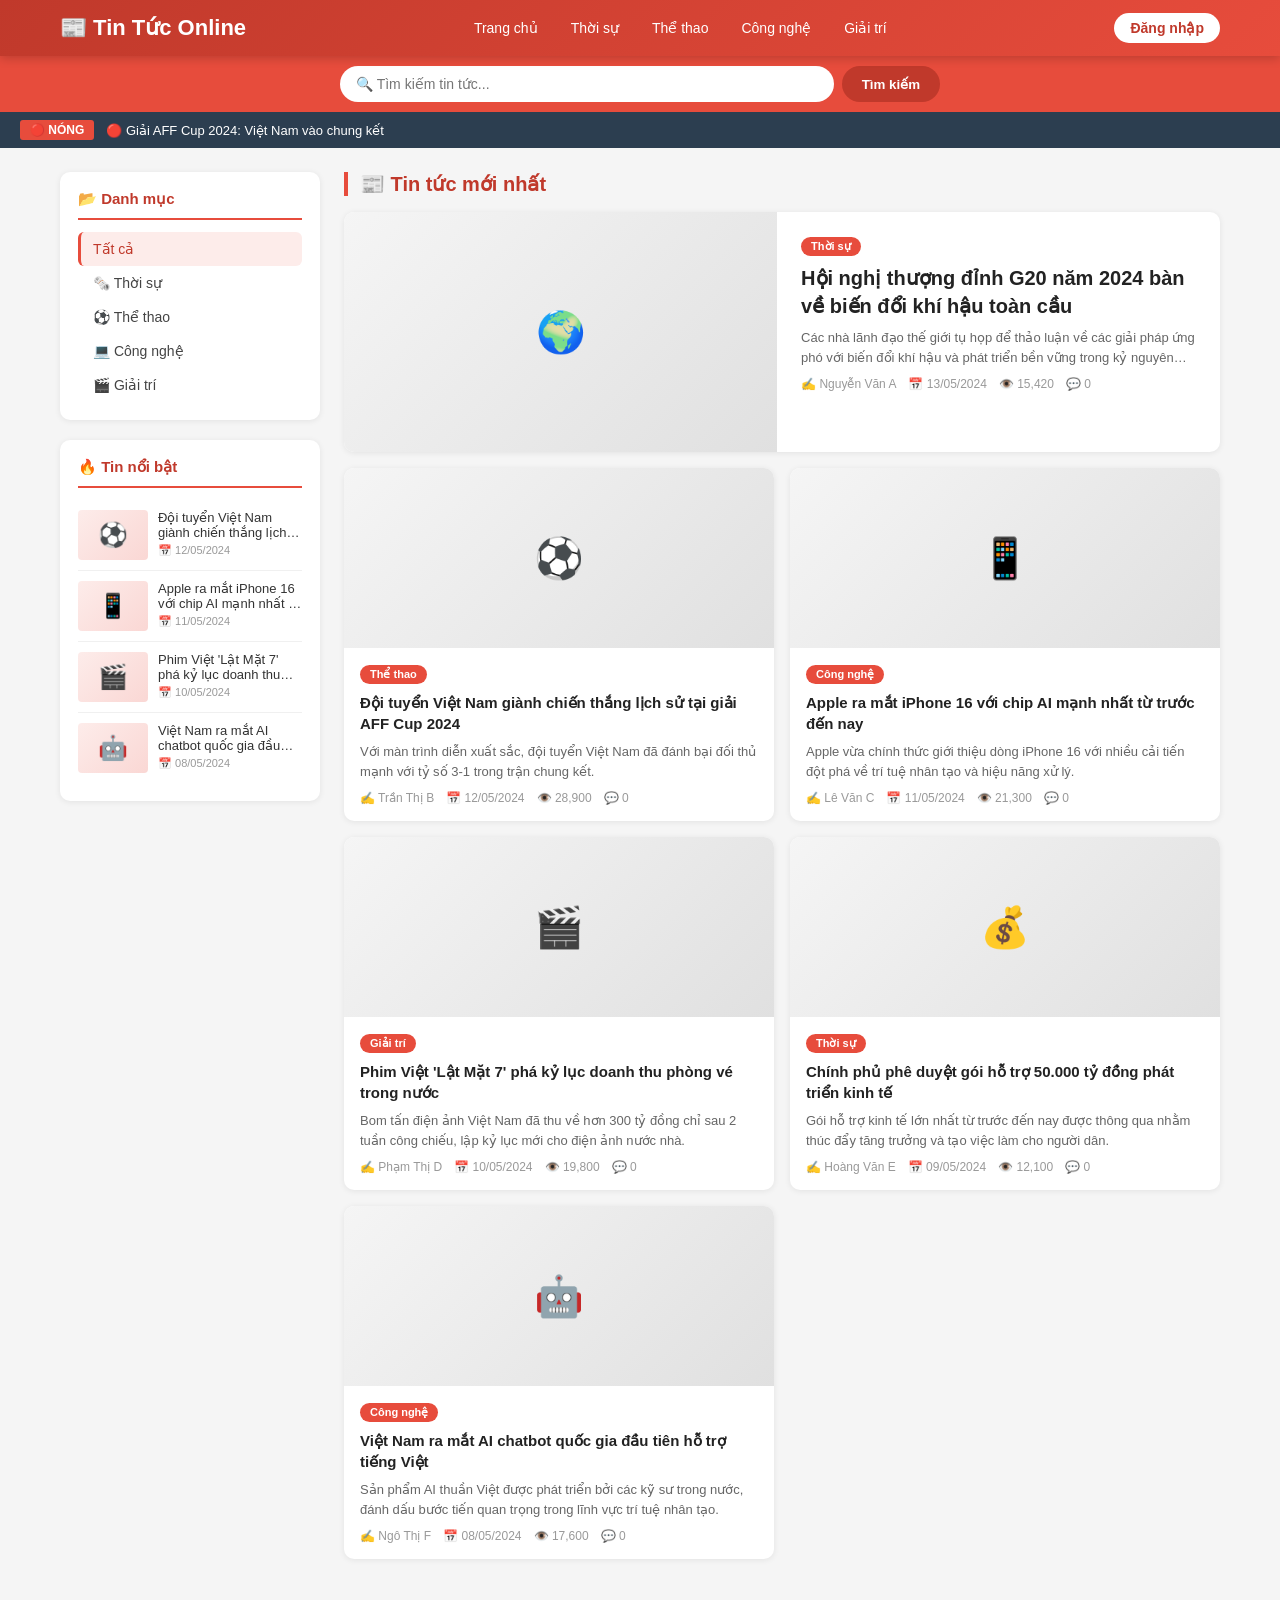
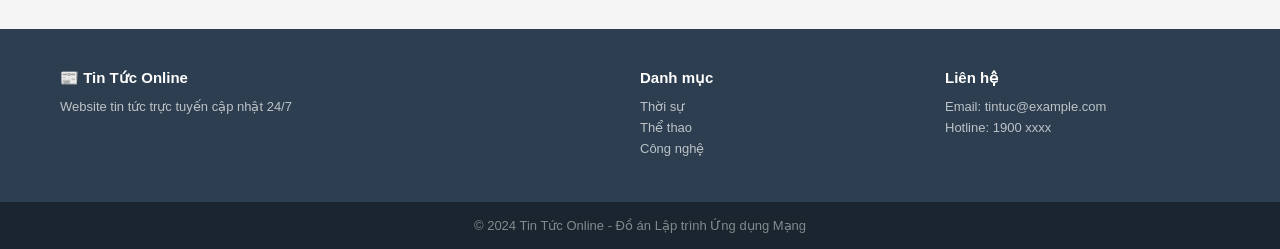
<file: web/index.html>
<!DOCTYPE html>
<html lang="vi">
<head>
    <meta charset="UTF-8">
    <meta name="viewport" content="width=device-width, initial-scale=1.0">
    <title>Tin Tức Online</title>
    <link rel="stylesheet" href="css/style.css">
</head>
<body>

<!-- HEADER -->
<header>
    <div class="header-inner">
        <div class="logo">📰 Tin Tức Online</div>
        <nav>
            <a href="index.html">Trang chủ</a>
            <a href="#thoisu">Thời sự</a>
            <a href="#thethao">Thể thao</a>
            <a href="#congnge">Công nghệ</a>
            <a href="#giaitri">Giải trí</a>
        </nav>
        <div class="header-right">
            <div id="userArea">
                <a href="login.html" class="btn-login">Đăng nhập</a>
            </div>
        </div>
    </div>
</header>

<!-- SEARCH BAR -->
<div class="search-bar">
    <div class="search-inner">
        <input type="text" id="searchInput" placeholder="🔍 Tìm kiếm tin tức...">
        <button onclick="searchNews()">Tìm kiếm</button>
    </div>
</div>

<!-- BREAKING NEWS -->
<div class="breaking">
    <span class="breaking-label">🔴 NÓNG</span>
    <div class="breaking-text">
        <span id="breakingText"></span>
    </div>
</div>

<!-- MAIN CONTENT -->
<div class="container">
    <!-- SIDEBAR -->
    <aside class="sidebar">
        <div class="widget">
            <h3>📂 Danh mục</h3>
            <ul class="category-list">
                <li><a href="#" onclick="filterCategory('all')" class="active">Tất cả</a></li>
                <li><a href="#" onclick="filterCategory('Thời sự')">🗞️ Thời sự</a></li>
                <li><a href="#" onclick="filterCategory('Thể thao')">⚽ Thể thao</a></li>
                <li><a href="#" onclick="filterCategory('Công nghệ')">💻 Công nghệ</a></li>
                <li><a href="#" onclick="filterCategory('Giải trí')">🎬 Giải trí</a></li>
            </ul>
        </div>
        <div class="widget">
            <h3>🔥 Tin nổi bật</h3>
            <div id="hotNews"></div>
        </div>
    </aside>

    <!-- NEWS LIST -->
    <main class="main-content">
        <div id="newsGrid"></div>
    </main>
</div>

<!-- FOOTER -->
<footer>
    <div class="footer-inner">
        <div class="footer-col">
            <h4>📰 Tin Tức Online</h4>
            <p>Website tin tức trực tuyến cập nhật 24/7</p>
        </div>
        <div class="footer-col">
            <h4>Danh mục</h4>
            <a href="#">Thời sự</a>
            <a href="#">Thể thao</a>
            <a href="#">Công nghệ</a>
        </div>
        <div class="footer-col">
            <h4>Liên hệ</h4>
            <p>Email: tintuc@example.com</p>
            <p>Hotline: 1900 xxxx</p>
        </div>
    </div>
    <div class="footer-bottom">© 2024 Tin Tức Online - Đồ án Lập trình Ứng dụng Mạng</div>
</footer>

<script src="js/app.js"></script>
</body>
</html>
</file>
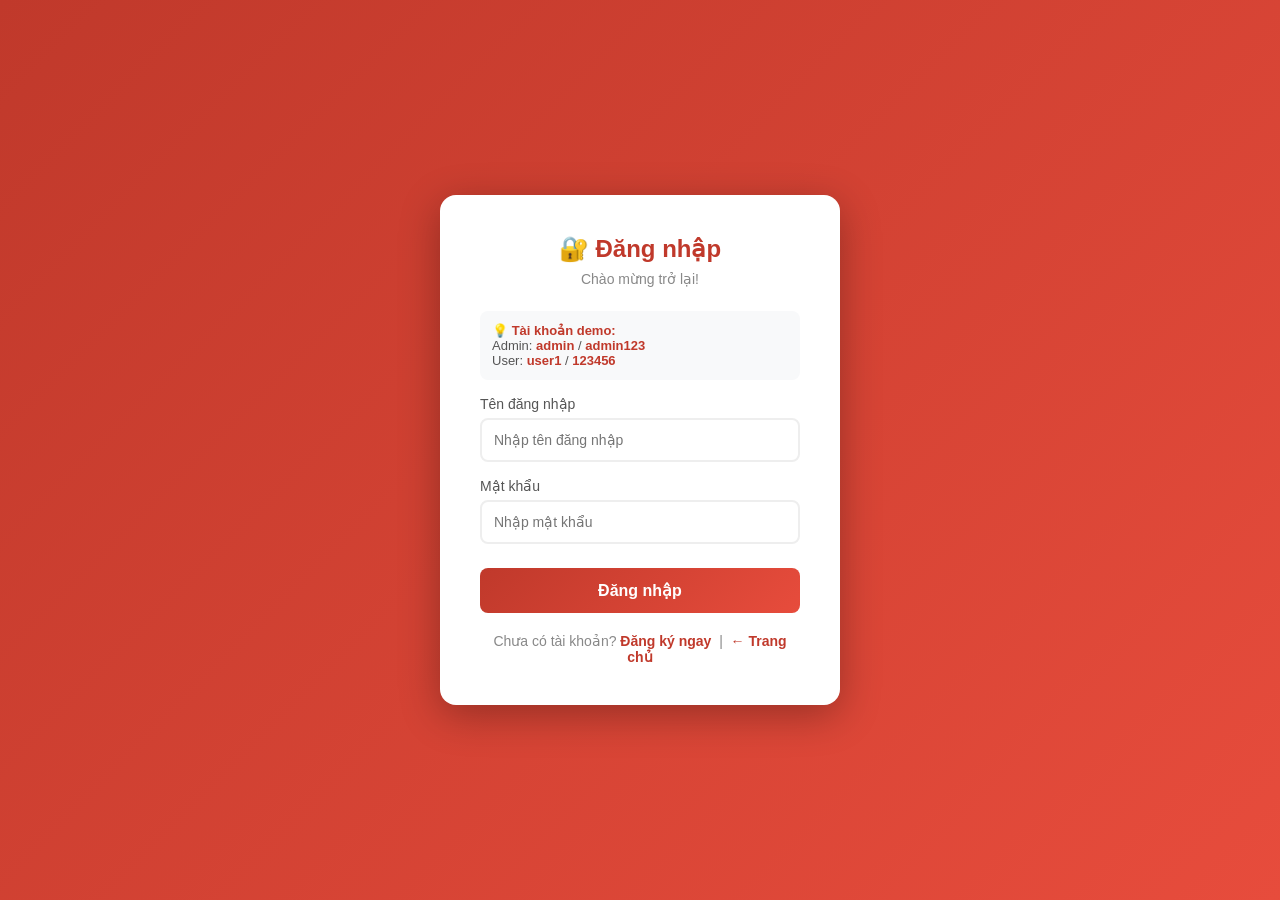
<file: web/admin.html>
<!DOCTYPE html>
<html lang="vi">
<head>
    <meta charset="UTF-8">
    <title>Admin Panel - Tin Tức Online</title>
    <style>
        * { margin:0; padding:0; box-sizing:border-box; }
        body { font-family: Arial, sans-serif; background: #f4f6f8; }
        .sidebar { width: 230px; background: #2c3e50; height: 100vh; position: fixed;
                   padding: 0; overflow-y: auto; }
        .sidebar-header { background: #c0392b; padding: 20px; text-align: center; }
        .sidebar-header h2 { color: white; font-size: 16px; }
        .sidebar-header p { color: #fadbd8; font-size: 12px; margin-top: 4px; }
        .sidebar a { display: flex; align-items: center; gap: 10px; color: #bdc3c7;
                     padding: 14px 20px; text-decoration: none; font-size: 14px;
                     border-left: 3px solid transparent; transition: all 0.2s; }
        .sidebar a:hover, .sidebar a.active { background: #34495e; color: white; border-left-color: #e74c3c; }
        .content { margin-left: 230px; padding: 30px; }
        .page { display: none; }
        .page.active { display: block; }
        .page-title { font-size: 22px; font-weight: bold; color: #2c3e50; 
                      margin-bottom: 24px; border-left: 4px solid #e74c3c; padding-left: 12px; }
        .stats-grid { display: grid; grid-template-columns: repeat(4, 1fr); gap: 16px; margin-bottom: 30px; }
        .stat-card { background: white; border-radius: 10px; padding: 20px;
                     box-shadow: 0 1px 6px rgba(0,0,0,0.08); text-align: center; }
        .stat-icon { font-size: 36px; margin-bottom: 8px; }
        .stat-number { font-size: 28px; font-weight: bold; color: #c0392b; }
        .stat-label { font-size: 13px; color: #888; margin-top: 4px; }
        .btn { padding: 9px 18px; border-radius: 6px; border: none; cursor: pointer;
               font-size: 14px; text-decoration: none; display: inline-block; }
        .btn-primary { background: #e74c3c; color: white; }
        .btn-success { background: #27ae60; color: white; }
        .btn-warning { background: #f39c12; color: white; }
        .btn-danger { background: #c0392b; color: white; }
        .btn-secondary { background: #95a5a6; color: white; }
        table { width: 100%; background: white; border-collapse: collapse;
                border-radius: 10px; overflow: hidden; box-shadow: 0 1px 6px rgba(0,0,0,0.08); }
        th { background: #2c3e50; color: white; padding: 13px 16px; text-align: left; font-size: 14px; }
        td { padding: 13px 16px; border-bottom: 1px solid #f0f0f0; font-size: 14px; }
        tr:last-child td { border-bottom: none; }
        tr:hover td { background: #fafafa; }
        .form-box { background: white; border-radius: 10px; padding: 28px;
                    box-shadow: 0 1px 6px rgba(0,0,0,0.08); max-width: 700px; }
        .form-group { margin-bottom: 18px; }
        .form-group label { display: block; font-size: 14px; font-weight: bold;
                            color: #444; margin-bottom: 6px; }
        .form-group input, .form-group select, .form-group textarea {
            width: 100%; padding: 10px 14px; border: 2px solid #eee;
            border-radius: 6px; font-size: 14px; outline: none; transition: border 0.2s; }
        .form-group input:focus, .form-group select:focus, .form-group textarea:focus { border-color: #e74c3c; }
        .form-group textarea { height: 160px; resize: vertical; }
        .badge { padding: 3px 10px; border-radius: 12px; font-size: 12px; font-weight: bold; }
        .badge-red { background: #fdecea; color: #c0392b; }
        .badge-blue { background: #ebf5fb; color: #2980b9; }
        .badge-green { background: #eafaf1; color: #27ae60; }
        .top-bar { display: flex; justify-content: space-between; align-items: center; margin-bottom: 20px; }
        .alert { padding: 12px 16px; border-radius: 6px; margin-bottom: 16px; font-size: 14px; display: none; }
        .alert-success { background: #d5f5e3; color: #27ae60; }
    </style>
</head>
<body>

<div class="sidebar">
    <div class="sidebar-header">
        <h2>⚙️ ADMIN PANEL</h2>
        <p id="adminName">Quản trị viên</p>
    </div>
    <a href="#" class="active" onclick="showPage('dashboard')">📊 Dashboard</a>
    <a href="#" onclick="showPage('posts')">📝 Quản lý Bài viết</a>
    <a href="#" onclick="showPage('addPost')">➕ Thêm bài viết</a>
    <a href="#" onclick="showPage('categories')">📂 Danh mục</a>
    <a href="#" onclick="showPage('users')">👥 Người dùng</a>
    <a href="index.html">🏠 Trang chủ</a>
    <a href="#" onclick="logout()">🚪 Đăng xuất</a>
</div>

<div class="content">

    <!-- DASHBOARD -->
    <div id="page-dashboard" class="page active">
        <div class="page-title">📊 Dashboard</div>
        <div class="stats-grid">
            <div class="stat-card">
                <div class="stat-icon">📝</div>
                <div class="stat-number" id="totalPosts">0</div>
                <div class="stat-label">Bài viết</div>
            </div>
            <div class="stat-card">
                <div class="stat-icon">👥</div>
                <div class="stat-number" id="totalUsers">0</div>
                <div class="stat-label">Người dùng</div>
            </div>
            <div class="stat-card">
                <div class="stat-icon">📂</div>
                <div class="stat-number">4</div>
                <div class="stat-label">Danh mục</div>
            </div>
            <div class="stat-card">
                <div class="stat-icon">💬</div>
                <div class="stat-number" id="totalComments">0</div>
                <div class="stat-label">Bình luận</div>
            </div>
        </div>
        <div class="form-box" style="max-width:100%">
            <h3 style="margin-bottom:16px;color:#2c3e50">📰 Bài viết gần đây</h3>
            <table><thead><tr><th>Tiêu đề</th><th>Danh mục</th><th>Ngày đăng</th><th>Lượt xem</th></tr></thead>
            <tbody id="recentPosts"></tbody></table>
        </div>
    </div>

    <!-- DANH SÁCH BÀI VIẾT -->
    <div id="page-posts" class="page">
        <div class="top-bar">
            <div class="page-title" style="margin:0">📝 Quản lý Bài viết</div>
            <button class="btn btn-primary" onclick="showPage('addPost')">+ Thêm bài viết</button>
        </div>
        <div class="alert alert-success" id="postAlert">✅ Thao tác thành công!</div>
        <table><thead><tr><th>#</th><th>Tiêu đề</th><th>Danh mục</th><th>Tác giả</th><th>Ngày</th><th>Thao tác</th></tr></thead>
        <tbody id="postTable"></tbody></table>
    </div>

    <!-- THÊM/SỬA BÀI VIẾT -->
    <div id="page-addPost" class="page">
        <div class="page-title" id="formTitle">➕ Thêm bài viết mới</div>
        <div class="form-box">
            <input type="hidden" id="editId"/>
            <div class="form-group">
                <label>Tiêu đề *</label>
                <input type="text" id="postTitle" placeholder="Nhập tiêu đề bài viết"/>
            </div>
            <div class="form-group">
                <label>Danh mục *</label>
                <select id="postCategory">
                    <option>Thời sự</option><option>Thể thao</option>
                    <option>Công nghệ</option><option>Giải trí</option>
                </select>
            </div>
            <div class="form-group">
                <label>Tóm tắt *</label>
                <input type="text" id="postSummary" placeholder="Tóm tắt ngắn gọn nội dung bài viết"/>
            </div>
            <div class="form-group">
                <label>Nội dung *</label>
                <textarea id="postContent" placeholder="Nhập nội dung chi tiết bài viết..."></textarea>
            </div>
            <div class="form-group">
                <label>Emoji đại diện</label>
                <select id="postEmoji">
                    <option value="🗞️">🗞️ Báo</option><option value="⚽">⚽ Bóng đá</option>
                    <option value="📱">📱 Điện thoại</option><option value="🎬">🎬 Phim</option>
                    <option value="💰">💰 Tiền tệ</option><option value="🤖">🤖 AI</option>
                    <option value="🌍">🌍 Thế giới</option><option value="🏆">🏆 Giải thưởng</option>
                </select>
            </div>
            <div style="display:flex;gap:10px">
                <button class="btn btn-primary" onclick="savePost()">💾 Lưu bài viết</button>
                <button class="btn btn-secondary" onclick="showPage('posts')">Hủy</button>
            </div>
        </div>
    </div>

    <!-- DANH MỤC -->
    <div id="page-categories" class="page">
        <div class="page-title">📂 Quản lý Danh mục</div>
        <table><thead><tr><th>#</th><th>Tên danh mục</th><th>Số bài viết</th></tr></thead>
        <tbody>
            <tr><td>1</td><td>🗞️ Thời sự</td><td id="count-thoisu">-</td></tr>
            <tr><td>2</td><td>⚽ Thể thao</td><td id="count-thethao">-</td></tr>
            <tr><td>3</td><td>💻 Công nghệ</td><td id="count-congnge">-</td></tr>
            <tr><td>4</td><td>🎬 Giải trí</td><td id="count-giaitri">-</td></tr>
        </tbody></table>
    </div>

    <!-- NGƯỜI DÙNG -->
    <div id="page-users" class="page">
        <div class="page-title">👥 Quản lý Người dùng</div>
        <table><thead><tr><th>#</th><th>Tên đăng nhập</th><th>Họ tên</th><th>Email</th><th>Vai trò</th></tr></thead>
        <tbody id="userTable"></tbody></table>
    </div>

</div>

<script>
// Kiểm tra quyền admin
const currentUser = JSON.parse(localStorage.getItem('currentUser'));
if (!currentUser || currentUser.role !== 'admin') {
    alert('Bạn không có quyền truy cập!');
    window.location.href = 'login.html';
}
document.getElementById('adminName').textContent = currentUser.username;

// Dữ liệu bài viết (lưu localStorage)
let posts = JSON.parse(localStorage.getItem('adminPosts')) || [
    { id:1, title:'Tin tức mẫu 1', category:'Thời sự', summary:'Tóm tắt tin tức mẫu 1', content:'Nội dung chi tiết...', emoji:'🗞️', author:'admin', date:'13/05/2024', views:100, comments:[] },
    { id:2, title:'Tin tức mẫu 2', category:'Thể thao', summary:'Tóm tắt tin tức mẫu 2', content:'Nội dung chi tiết...', emoji:'⚽', author:'admin', date:'12/05/2024', views:200, comments:[] }
];

function savePosts() { localStorage.setItem('adminPosts', JSON.stringify(posts)); }

function showPage(name) {
    document.querySelectorAll('.page').forEach(p => p.classList.remove('active'));
    document.querySelectorAll('.sidebar a').forEach(a => a.classList.remove('active'));
    document.getElementById('page-' + name).classList.add('active');
    if (name === 'dashboard') loadDashboard();
    if (name === 'posts') loadPostTable();
    if (name === 'users') loadUsers();
    if (name === 'categories') loadCategories();
    if (name === 'addPost') { 
        document.getElementById('formTitle').textContent = '➕ Thêm bài viết mới';
        document.getElementById('editId').value = '';
        ['postTitle','postSummary','postContent'].forEach(id => document.getElementById(id).value = '');
    }
}

function loadDashboard() {
    const users = JSON.parse(localStorage.getItem('users')) || [];
    const totalComments = posts.reduce((sum, p) => sum + p.comments.length, 0);
    document.getElementById('totalPosts').textContent = posts.length;
    document.getElementById('totalUsers').textContent = users.length;
    document.getElementById('totalComments').textContent = totalComments;
    document.getElementById('recentPosts').innerHTML = posts.slice(0,5).map(p => `
        <tr><td><b>${p.title}</b></td><td>${p.category}</td><td>${p.date}</td><td>${p.views}</td></tr>
    `).join('');
}

function loadPostTable() {
    document.getElementById('postTable').innerHTML = posts.map((p, i) => `
        <tr>
            <td>${i+1}</td>
            <td><b>${p.title}</b></td>
            <td><span class="badge badge-red">${p.category}</span></td>
            <td>${p.author}</td>
            <td>${p.date}</td>
            <td>
                <button class="btn btn-warning" onclick="editPost(${p.id})" style="margin-right:6px">✏️ Sửa</button>
                <button class="btn btn-danger" onclick="deletePost(${p.id})">🗑️ Xóa</button>
            </td>
        </tr>
    `).join('') || '<tr><td colspan="6" style="text-align:center;color:#888">Chưa có bài viết</td></tr>';
}

function loadUsers() {
    const users = JSON.parse(localStorage.getItem('users')) || [];
    document.getElementById('userTable').innerHTML = users.map((u, i) => `
        <tr>
            <td>${i+1}</td><td><b>${u.username}</b></td>
            <td>${u.fullName || '-'}</td><td>${u.email || '-'}</td>
            <td><span class="badge ${u.role==='admin'?'badge-red':'badge-blue'}">${u.role}</span></td>
        </tr>
    `).join('');
}

function loadCategories() {
    const cats = {'thoisu':'Thời sự','thethao':'Thể thao','congnge':'Công nghệ','giaitri':'Giải trí'};
    Object.entries(cats).forEach(([key, val]) => {
        const count = posts.filter(p => p.category === val).length;
        document.getElementById('count-' + key).textContent = count + ' bài';
    });
}

function savePost() {
    const id = document.getElementById('editId').value;
    const title = document.getElementById('postTitle').value.trim();
    const summary = document.getElementById('postSummary').value.trim();
    const content = document.getElementById('postContent').value.trim();
    if (!title || !summary || !content) { alert('Vui lòng điền đầy đủ thông tin!'); return; }
    const post = {
        id: id ? parseInt(id) : Date.now(),
        title, summary, content,
        category: document.getElementById('postCategory').value,
        emoji: document.getElementById('postEmoji').value,
        author: currentUser.username,
        date: new Date().toLocaleDateString('vi-VN'),
        views: 0, comments: []
    };
    if (id) {
        const idx = posts.findIndex(p => p.id === parseInt(id));
        if (idx !== -1) { post.views = posts[idx].views; post.comments = posts[idx].comments; posts[idx] = post; }
    } else {
        posts.unshift(post);
    }
    savePosts();
    showPage('posts');
    setTimeout(() => { document.getElementById('postAlert').style.display = 'block';
        setTimeout(() => document.getElementById('postAlert').style.display = 'none', 2000); }, 100);
}

function editPost(id) {
    const p = posts.find(x => x.id === id);
    if (!p) return;
    document.getElementById('formTitle').textContent = '✏️ Sửa bài viết';
    document.getElementById('editId').value = p.id;
    document.getElementById('postTitle').value = p.title;
    document.getElementById('postSummary').value = p.summary;
    document.getElementById('postContent').value = p.content;
    document.getElementById('postCategory').value = p.category;
    document.getElementById('postEmoji').value = p.emoji;
    showPage('addPost');
    document.getElementById('formTitle').textContent = '✏️ Sửa bài viết';
}

function deletePost(id) {
    if (!confirm('Bạn có chắc muốn xóa bài viết này?')) return;
    posts = posts.filter(p => p.id !== id);
    savePosts();
    loadPostTable();
}

function logout() {
    localStorage.removeItem('currentUser');
    window.location.href = 'login.html';
}

loadDashboard();
</script>
</body>
</html>
</file>
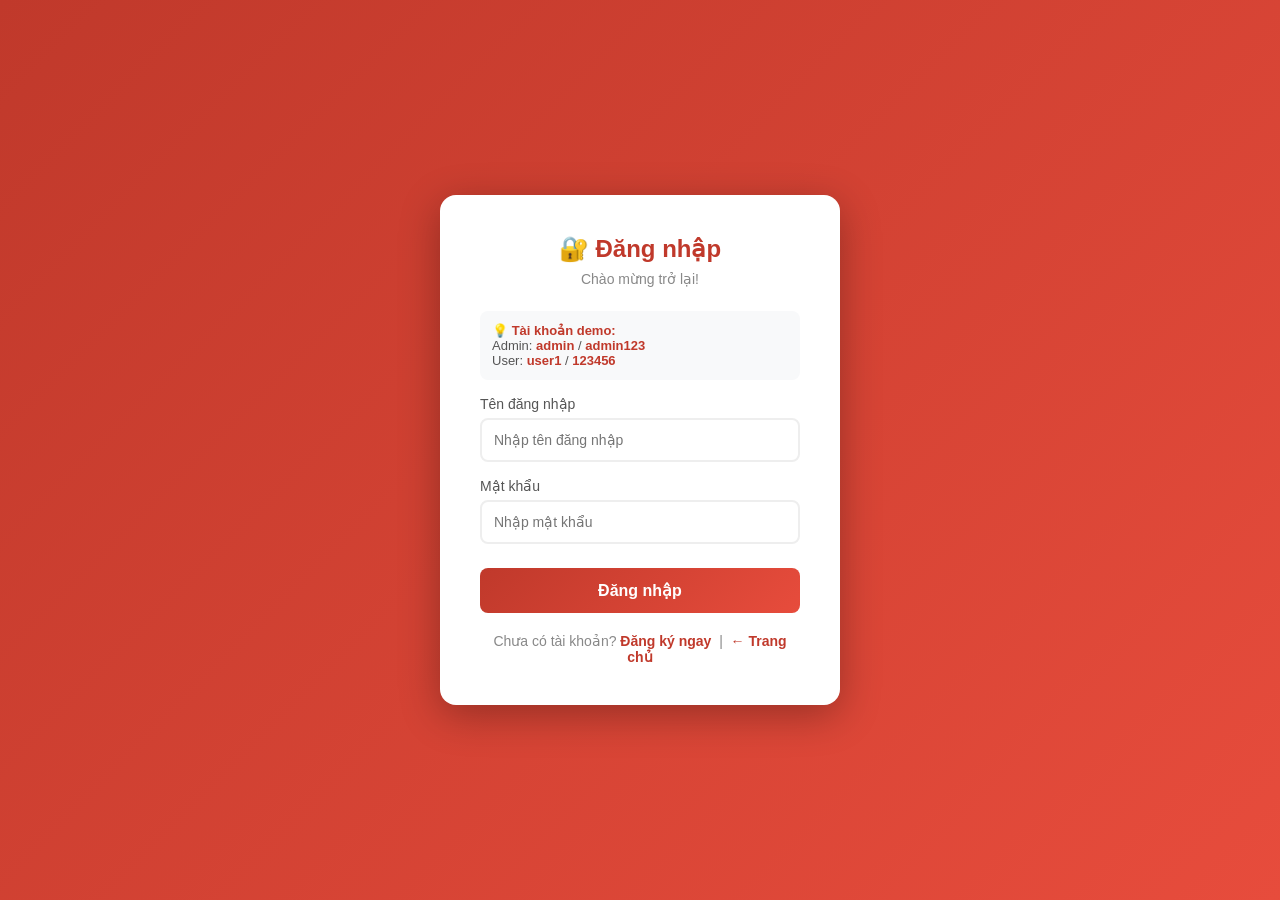
<file: web/login.html>
<!DOCTYPE html>
<html lang="vi">
<head>
    <meta charset="UTF-8">
    <title>Đăng nhập - Tin Tức Online</title>
    <link rel="stylesheet" href="css/style.css">
    <style>
        body { background: linear-gradient(135deg, #c0392b, #e74c3c); 
               min-height: 100vh; display: flex; align-items: center; justify-content: center; }
        .auth-box { background: white; border-radius: 16px; padding: 40px; 
                    width: 400px; box-shadow: 0 10px 40px rgba(0,0,0,0.3); }
        .auth-box h2 { text-align: center; color: #c0392b; margin-bottom: 8px; font-size: 24px; }
        .auth-box p { text-align: center; color: #888; font-size: 14px; margin-bottom: 24px; }
        .form-group { margin-bottom: 16px; }
        .form-group label { display: block; font-size: 14px; color: #555; margin-bottom: 6px; font-weight: 500; }
        .form-group input { width: 100%; padding: 12px; border: 2px solid #eee; 
                            border-radius: 8px; font-size: 14px; outline: none; transition: border 0.2s; }
        .form-group input:focus { border-color: #e74c3c; }
        .btn-submit { width: 100%; padding: 13px; background: linear-gradient(135deg, #c0392b, #e74c3c);
                      color: white; border: none; border-radius: 8px; font-size: 16px; 
                      font-weight: bold; cursor: pointer; margin-top: 8px; }
        .btn-submit:hover { opacity: 0.9; }
        .auth-link { text-align: center; margin-top: 20px; font-size: 14px; color: #888; }
        .auth-link a { color: #c0392b; font-weight: bold; text-decoration: none; }
        .error-msg { background: #fdecea; color: #c0392b; padding: 10px; 
                     border-radius: 6px; font-size: 13px; margin-bottom: 16px; display: none; }
        .demo-accounts { background: #f8f9fa; border-radius: 8px; padding: 12px; 
                         margin-bottom: 16px; font-size: 13px; color: #555; }
        .demo-accounts b { color: #c0392b; }
    </style>
</head>
<body>
<div class="auth-box">
    <h2>🔐 Đăng nhập</h2>
    <p>Chào mừng trở lại!</p>
    
    <div class="demo-accounts">
        💡 <b>Tài khoản demo:</b><br>
        Admin: <b>admin</b> / <b>admin123</b><br>
        User: <b>user1</b> / <b>123456</b>
    </div>

    <div class="error-msg" id="errorMsg">❌ Sai tên đăng nhập hoặc mật khẩu!</div>

    <div class="form-group">
        <label>Tên đăng nhập</label>
        <input type="text" id="username" placeholder="Nhập tên đăng nhập"/>
    </div>
    <div class="form-group">
        <label>Mật khẩu</label>
        <input type="password" id="password" placeholder="Nhập mật khẩu"/>
    </div>
    <button class="btn-submit" onclick="login()">Đăng nhập</button>
    <div class="auth-link">
        Chưa có tài khoản? <a href="register.html">Đăng ký ngay</a>
        &nbsp;|&nbsp; <a href="index.html">← Trang chủ</a>
    </div>
</div>
<script>
const users = JSON.parse(localStorage.getItem('users')) || [
    { username: 'admin', password: 'admin123', role: 'admin', fullName: 'Quản trị viên' },
    { username: 'user1', password: '123456', role: 'member', fullName: 'Người dùng 1' }
];
localStorage.setItem('users', JSON.stringify(users));

function login() {
    const u = document.getElementById('username').value.trim();
    const p = document.getElementById('password').value;
    const user = users.find(x => x.username === u && x.password === p);
    if (user) {
        localStorage.setItem('currentUser', JSON.stringify(user));
        window.location.href = user.role === 'admin' ? 'admin.html' : 'index.html';
    } else {
        document.getElementById('errorMsg').style.display = 'block';
    }
}
document.addEventListener('keypress', e => { if(e.key==='Enter') login(); });
</script>
</body>
</html>
</file>
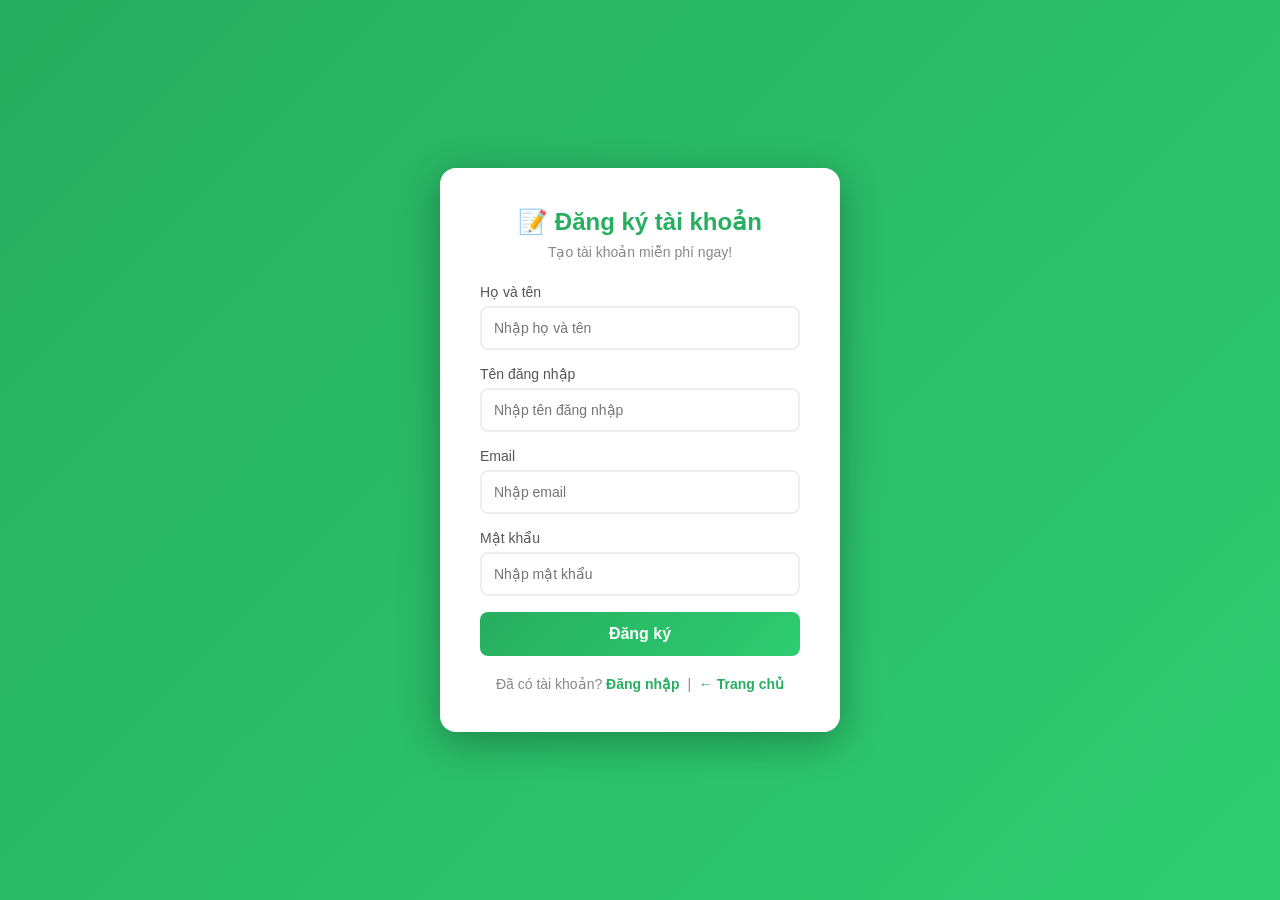
<file: web/register.html>
<!DOCTYPE html>
<html lang="vi">
<head>
    <meta charset="UTF-8">
    <title>Đăng ký - Tin Tức Online</title>
    <link rel="stylesheet" href="css/style.css">
    <style>
        body { background: linear-gradient(135deg, #27ae60, #2ecc71);
               min-height: 100vh; display: flex; align-items: center; justify-content: center; }
        .auth-box { background: white; border-radius: 16px; padding: 40px;
                    width: 400px; box-shadow: 0 10px 40px rgba(0,0,0,0.3); }
        .auth-box h2 { text-align: center; color: #27ae60; margin-bottom: 8px; font-size: 24px; }
        .auth-box p { text-align: center; color: #888; font-size: 14px; margin-bottom: 24px; }
        .form-group { margin-bottom: 16px; }
        .form-group label { display: block; font-size: 14px; color: #555; margin-bottom: 6px; font-weight: 500; }
        .form-group input { width: 100%; padding: 12px; border: 2px solid #eee;
                            border-radius: 8px; font-size: 14px; outline: none; transition: border 0.2s; }
        .form-group input:focus { border-color: #27ae60; }
        .btn-submit { width: 100%; padding: 13px; background: linear-gradient(135deg, #27ae60, #2ecc71);
                      color: white; border: none; border-radius: 8px; font-size: 16px;
                      font-weight: bold; cursor: pointer; }
        .auth-link { text-align: center; margin-top: 20px; font-size: 14px; color: #888; }
        .auth-link a { color: #27ae60; font-weight: bold; text-decoration: none; }
        .error-msg { background: #fdecea; color: #c0392b; padding: 10px;
                     border-radius: 6px; font-size: 13px; margin-bottom: 16px; display: none; }
        .success-msg { background: #d5f5e3; color: #27ae60; padding: 10px;
                       border-radius: 6px; font-size: 13px; margin-bottom: 16px; display: none; }
    </style>
</head>
<body>
<div class="auth-box">
    <h2>📝 Đăng ký tài khoản</h2>
    <p>Tạo tài khoản miễn phí ngay!</p>
    <div class="error-msg" id="errorMsg"></div>
    <div class="success-msg" id="successMsg"></div>
    <div class="form-group">
        <label>Họ và tên</label>
        <input type="text" id="fullName" placeholder="Nhập họ và tên"/>
    </div>
    <div class="form-group">
        <label>Tên đăng nhập</label>
        <input type="text" id="username" placeholder="Nhập tên đăng nhập"/>
    </div>
    <div class="form-group">
        <label>Email</label>
        <input type="email" id="email" placeholder="Nhập email"/>
    </div>
    <div class="form-group">
        <label>Mật khẩu</label>
        <input type="password" id="password" placeholder="Nhập mật khẩu"/>
    </div>
    <button class="btn-submit" onclick="register()">Đăng ký</button>
    <div class="auth-link">
        Đã có tài khoản? <a href="login.html">Đăng nhập</a>
        &nbsp;|&nbsp; <a href="index.html">← Trang chủ</a>
    </div>
</div>
<script>
function register() {
    const fullName = document.getElementById('fullName').value.trim();
    const username = document.getElementById('username').value.trim();
    const email = document.getElementById('email').value.trim();
    const password = document.getElementById('password').value;
    const errorMsg = document.getElementById('errorMsg');
    const successMsg = document.getElementById('successMsg');
    errorMsg.style.display = 'none';
    if (!fullName || !username || !password) {
        errorMsg.textContent = '❌ Vui lòng điền đầy đủ thông tin!';
        errorMsg.style.display = 'block'; return;
    }
    const users = JSON.parse(localStorage.getItem('users')) || [];
    if (users.find(u => u.username === username)) {
        errorMsg.textContent = '❌ Tên đăng nhập đã tồn tại!';
        errorMsg.style.display = 'block'; return;
    }
    users.push({ username, password, email, fullName, role: 'member' });
    localStorage.setItem('users', JSON.stringify(users));
    successMsg.textContent = '✅ Đăng ký thành công! Chuyển đến trang đăng nhập...';
    successMsg.style.display = 'block';
    setTimeout(() => window.location.href = 'login.html', 1500);
}
</script>
</body>
</html>
</file>
<file: web/css/style.css>
* { margin: 0; padding: 0; box-sizing: border-box; }
body { font-family: 'Segoe UI', Arial, sans-serif; background: #f5f5f5; color: #333; }

/* HEADER */
header { background: linear-gradient(135deg, #c0392b, #e74c3c); color: white; 
         box-shadow: 0 2px 10px rgba(0,0,0,0.2); position: sticky; top: 0; z-index: 100; }
.header-inner { max-width: 1200px; margin: auto; padding: 12px 20px;
                display: flex; align-items: center; gap: 20px; }
.logo { font-size: 22px; font-weight: bold; white-space: nowrap; }
nav { display: flex; gap: 5px; flex: 1; justify-content: center; }
nav a { color: white; text-decoration: none; padding: 8px 14px; border-radius: 4px;
        font-size: 14px; transition: background 0.2s; }
nav a:hover { background: rgba(255,255,255,0.2); }
.btn-login { background: white; color: #c0392b !important; padding: 7px 16px;
             border-radius: 20px; font-weight: bold; text-decoration: none; font-size: 14px; }
.btn-logout { background: rgba(255,255,255,0.2); color: white; padding: 7px 16px;
              border-radius: 20px; border: 1px solid white; cursor: pointer; font-size: 14px; }
.user-info { display: flex; align-items: center; gap: 10px; color: white; font-size: 14px; }

/* SEARCH */
.search-bar { background: #e74c3c; padding: 10px 20px; }
.search-inner { max-width: 600px; margin: auto; display: flex; gap: 8px; }
.search-inner input { flex: 1; padding: 10px 16px; border: none; border-radius: 25px;
                      font-size: 14px; outline: none; }
.search-inner button { padding: 10px 20px; background: #c0392b; color: white;
                       border: none; border-radius: 25px; cursor: pointer; font-weight: bold; }
.search-inner button:hover { background: #a93226; }

/* BREAKING NEWS */
.breaking { background: #2c3e50; color: white; padding: 8px 20px;
            display: flex; align-items: center; gap: 12px; overflow: hidden; }
.breaking-label { background: #e74c3c; padding: 3px 10px; border-radius: 3px;
                  font-size: 12px; font-weight: bold; white-space: nowrap; }
.breaking-text { flex: 1; overflow: hidden; }
#breakingText { display: inline-block; white-space: nowrap; 
                animation: marquee 20s linear infinite; font-size: 13px; }
@keyframes marquee { 0% { transform: translateX(100%); } 100% { transform: translateX(-100%); } }

/* CONTAINER */
.container { max-width: 1200px; margin: 24px auto; padding: 0 20px;
             display: flex; gap: 24px; }

/* SIDEBAR */
.sidebar { width: 260px; flex-shrink: 0; }
.widget { background: white; border-radius: 10px; padding: 18px; margin-bottom: 20px;
          box-shadow: 0 1px 6px rgba(0,0,0,0.08); }
.widget h3 { font-size: 15px; color: #c0392b; border-bottom: 2px solid #e74c3c;
             padding-bottom: 10px; margin-bottom: 12px; }
.category-list { list-style: none; }
.category-list li a { display: block; padding: 9px 12px; color: #444; text-decoration: none;
                      border-radius: 6px; font-size: 14px; transition: all 0.2s;
                      border-left: 3px solid transparent; }
.category-list li a:hover, .category-list li a.active { 
    background: #fdecea; color: #c0392b; border-left-color: #e74c3c; }
.hot-item { display: flex; gap: 10px; padding: 10px 0; border-bottom: 1px solid #f0f0f0; }
.hot-item:last-child { border-bottom: none; }
.hot-item img { width: 70px; height: 50px; object-fit: cover; border-radius: 4px; flex-shrink: 0; }
.hot-item-text a { font-size: 13px; color: #333; text-decoration: none; font-weight: 500;
                   display: -webkit-box; -webkit-line-clamp: 2; 
                   -webkit-box-orient: vertical; overflow: hidden; }
.hot-item-text a:hover { color: #c0392b; }
.hot-item-date { font-size: 11px; color: #999; margin-top: 4px; }

/* MAIN NEWS GRID */
.main-content { flex: 1; min-width: 0; }
.section-title { font-size: 20px; font-weight: bold; color: #c0392b; margin-bottom: 16px;
                 border-left: 4px solid #e74c3c; padding-left: 12px; }
.news-grid { display: grid; grid-template-columns: 1fr 1fr; gap: 16px; margin-bottom: 30px; }
.news-card { background: white; border-radius: 10px; overflow: hidden;
             box-shadow: 0 1px 6px rgba(0,0,0,0.08); transition: transform 0.2s, box-shadow 0.2s;
             cursor: pointer; }
.news-card:hover { transform: translateY(-3px); box-shadow: 0 4px 16px rgba(0,0,0,0.15); }
.news-card.featured { grid-column: span 2; display: flex; }
.news-card.featured .card-img { width: 45%; height: 240px; }
.news-card.featured .card-body { padding: 24px; }
.news-card.featured .card-title { font-size: 20px; }
.card-img { width: 100%; height: 180px; object-fit: cover; }
.card-img-placeholder { width: 100%; height: 180px; background: linear-gradient(135deg, #f5f5f5, #e0e0e0);
                         display: flex; align-items: center; justify-content: center; 
                         font-size: 40px; }
.card-body { padding: 16px; }
.card-category { display: inline-block; background: #e74c3c; color: white;
                 padding: 3px 10px; border-radius: 12px; font-size: 11px; 
                 font-weight: bold; margin-bottom: 8px; }
.card-title { font-size: 15px; font-weight: bold; color: #222; margin-bottom: 8px;
              line-height: 1.4; display: -webkit-box; -webkit-line-clamp: 2;
              -webkit-box-orient: vertical; overflow: hidden; }
.card-summary { font-size: 13px; color: #666; line-height: 1.5; 
                display: -webkit-box; -webkit-line-clamp: 2;
                -webkit-box-orient: vertical; overflow: hidden; margin-bottom: 10px; }
.card-meta { font-size: 12px; color: #999; display: flex; gap: 12px; }

/* FOOTER */
footer { background: #2c3e50; color: #bdc3c7; margin-top: 40px; }
.footer-inner { max-width: 1200px; margin: auto; padding: 40px 20px;
                display: grid; grid-template-columns: 2fr 1fr 1fr; gap: 30px; }
.footer-col h4 { color: white; margin-bottom: 12px; font-size: 15px; }
.footer-col p, .footer-col a { font-size: 13px; color: #bdc3c7; 
                                text-decoration: none; display: block; margin-bottom: 6px; }
.footer-col a:hover { color: white; }
.footer-bottom { text-align: center; padding: 16px; background: #1a252f; 
                 font-size: 13px; color: #7f8c8d; }

/* MODAL */
.modal-overlay { display: none; position: fixed; top: 0; left: 0; width: 100%; height: 100%;
                 background: rgba(0,0,0,0.7); z-index: 1000; overflow-y: auto; }
.modal-overlay.active { display: flex; align-items: flex-start; justify-content: center; padding: 40px 20px; }
.modal-box { background: white; border-radius: 12px; max-width: 800px; width: 100%; 
             padding: 30px; position: relative; }
.modal-close { position: absolute; top: 16px; right: 16px; background: none; border: none;
               font-size: 24px; cursor: pointer; color: #666; }
.modal-category { background: #e74c3c; color: white; padding: 4px 12px; border-radius: 12px;
                  font-size: 12px; font-weight: bold; }
.modal-title { font-size: 26px; font-weight: bold; margin: 12px 0; line-height: 1.3; }
.modal-meta { color: #888; font-size: 13px; margin-bottom: 16px; }
.modal-img { width: 100%; max-height: 400px; object-fit: cover; border-radius: 8px; margin-bottom: 20px; }
.modal-content { font-size: 15px; line-height: 1.8; color: #333; }
.comment-section { margin-top: 30px; border-top: 2px solid #f0f0f0; padding-top: 20px; }
.comment-section h4 { margin-bottom: 16px; color: #333; }
.comment-form { display: flex; gap: 10px; margin-bottom: 20px; }
.comment-form input { flex: 1; padding: 10px; border: 1px solid #ddd; border-radius: 6px; }
.comment-form button { padding: 10px 20px; background: #e74c3c; color: white;
                       border: none; border-radius: 6px; cursor: pointer; white-space: nowrap; }
.comment-item { background: #f9f9f9; border-radius: 8px; padding: 12px 16px; margin-bottom: 10px; }
.comment-author { font-weight: bold; color: #c0392b; font-size: 14px; }
.comment-text { font-size: 14px; margin-top: 4px; }
.comment-time { font-size: 11px; color: #999; margin-top: 4px; }

/* RESPONSIVE */
@media (max-width: 768px) {
    .container { flex-direction: column; }
    .sidebar { width: 100%; }
    .news-grid { grid-template-columns: 1fr; }
    .news-card.featured { flex-direction: column; }
    .news-card.featured { grid-column: span 1; }
    nav { display: none; }
    .footer-inner { grid-template-columns: 1fr; }
}
</file>
